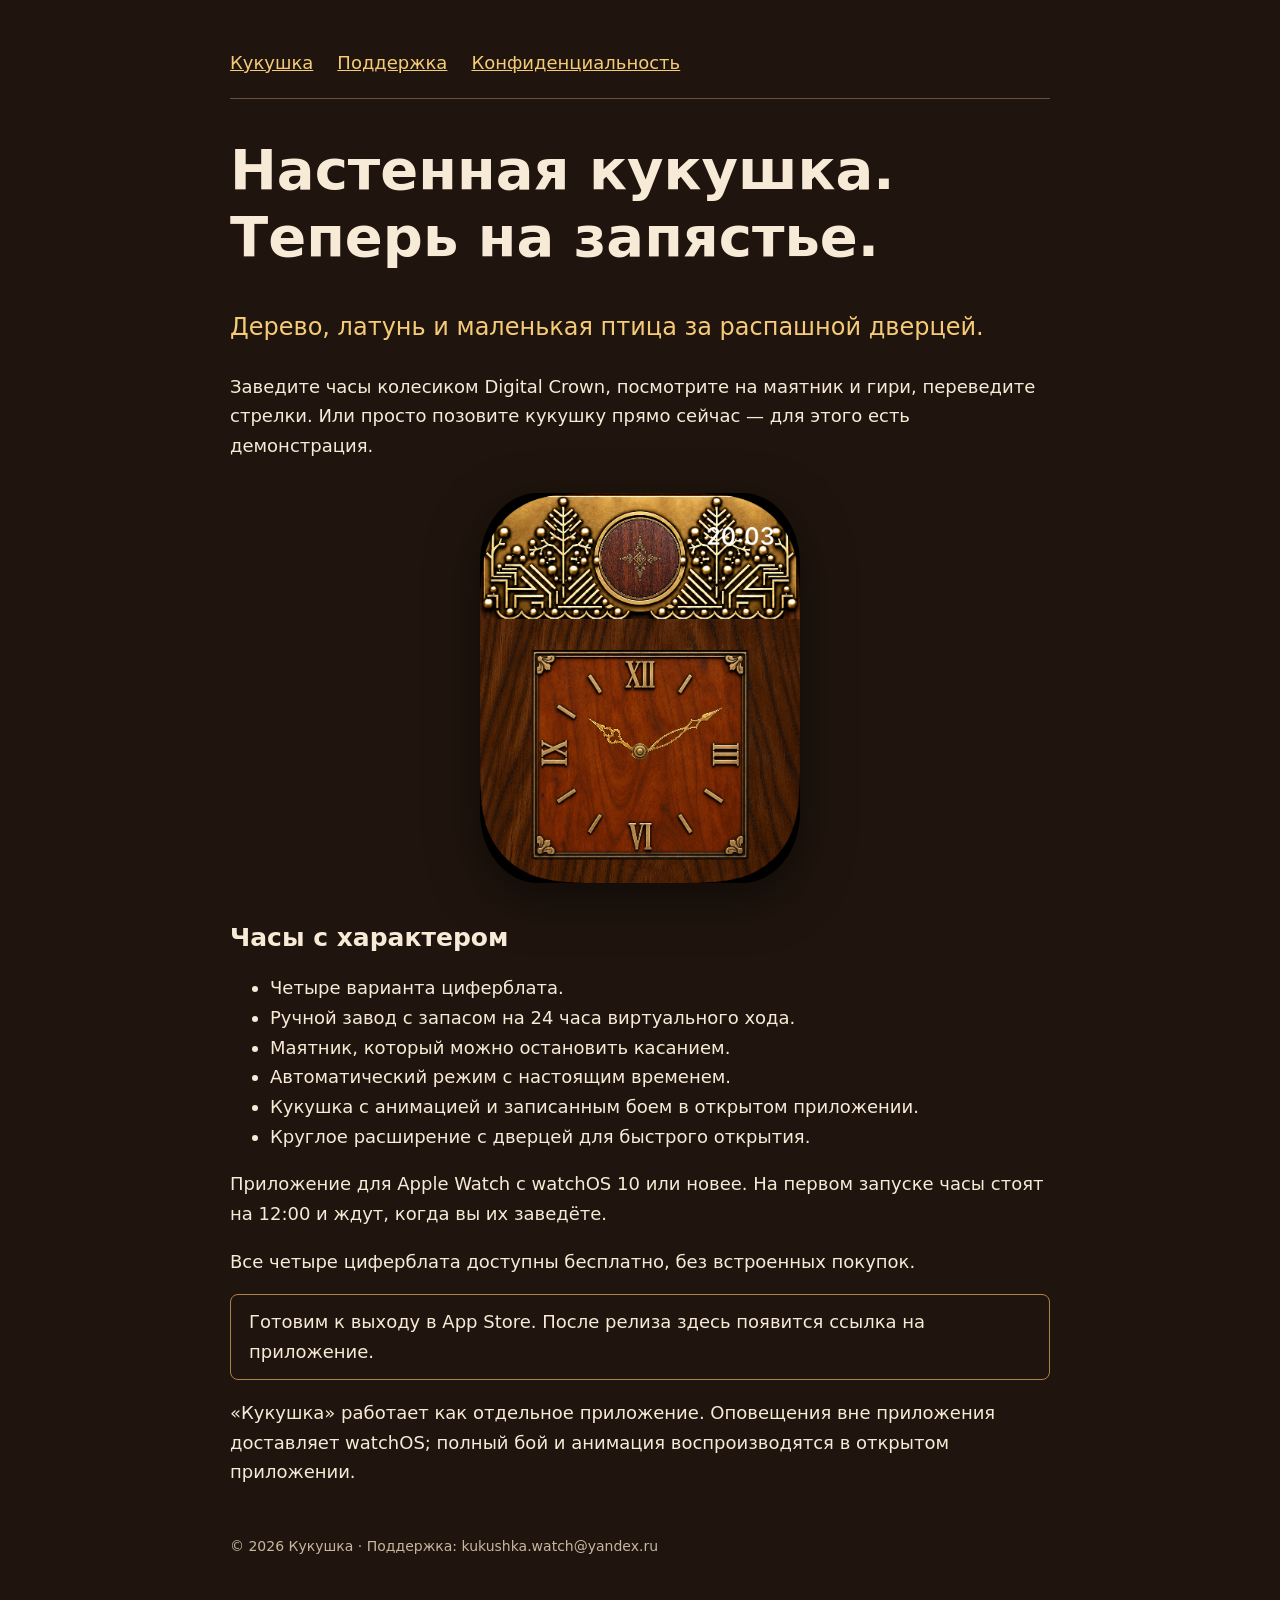
<file: index.html>
<!doctype html><html lang="ru"><head><meta charset="utf-8"><meta name="viewport" content="width=device-width,initial-scale=1"><title>Настенная кукушка на вашем Apple Watch — Кукушка</title><link rel="stylesheet" href="style.css"><meta name="description" content="Кукушка для Apple Watch: механические часы, завод Digital Crown, маятник и четыре циферблата."></head><body><main><nav><a href="index.html">Кукушка</a><a href="support.html">Поддержка</a><a href="privacy.html">Конфиденциальность</a></nav><h1>Настенная кукушка.<br>Теперь на запястье.</h1><p class="lead">Дерево, латунь и маленькая птица за распашной дверцей.</p><p>Заведите часы колесиком Digital Crown, посмотрите на маятник и гири, переведите стрелки. Или просто позовите кукушку прямо сейчас — для этого есть демонстрация.</p><img class="product" src="clock.png" width="422" height="514" alt="Деревянный циферблат Кукушки с латунными деталями"><h2>Часы с характером</h2><ul><li>Четыре варианта циферблата.</li><li>Ручной завод с запасом на 24 часа виртуального хода.</li><li>Маятник, который можно остановить касанием.</li><li>Автоматический режим с настоящим временем.</li><li>Кукушка с анимацией и записанным боем в открытом приложении.</li><li>Круглое расширение с дверцей для быстрого открытия.</li></ul><p>Приложение для Apple Watch с watchOS 10 или новее. На первом запуске часы стоят на 12:00 и ждут, когда вы их заведёте.</p><p>Все четыре циферблата доступны бесплатно, без встроенных покупок.</p><p class="notice">Готовим к выходу в App Store. После релиза здесь появится ссылка на приложение.</p><p>«Кукушка» работает как отдельное приложение. Оповещения вне приложения доставляет watchOS; полный бой и анимация воспроизводятся в открытом приложении.</p><footer>© 2026 Кукушка · Поддержка: kukushka.watch@yandex.ru</footer></main></body></html>
</file>
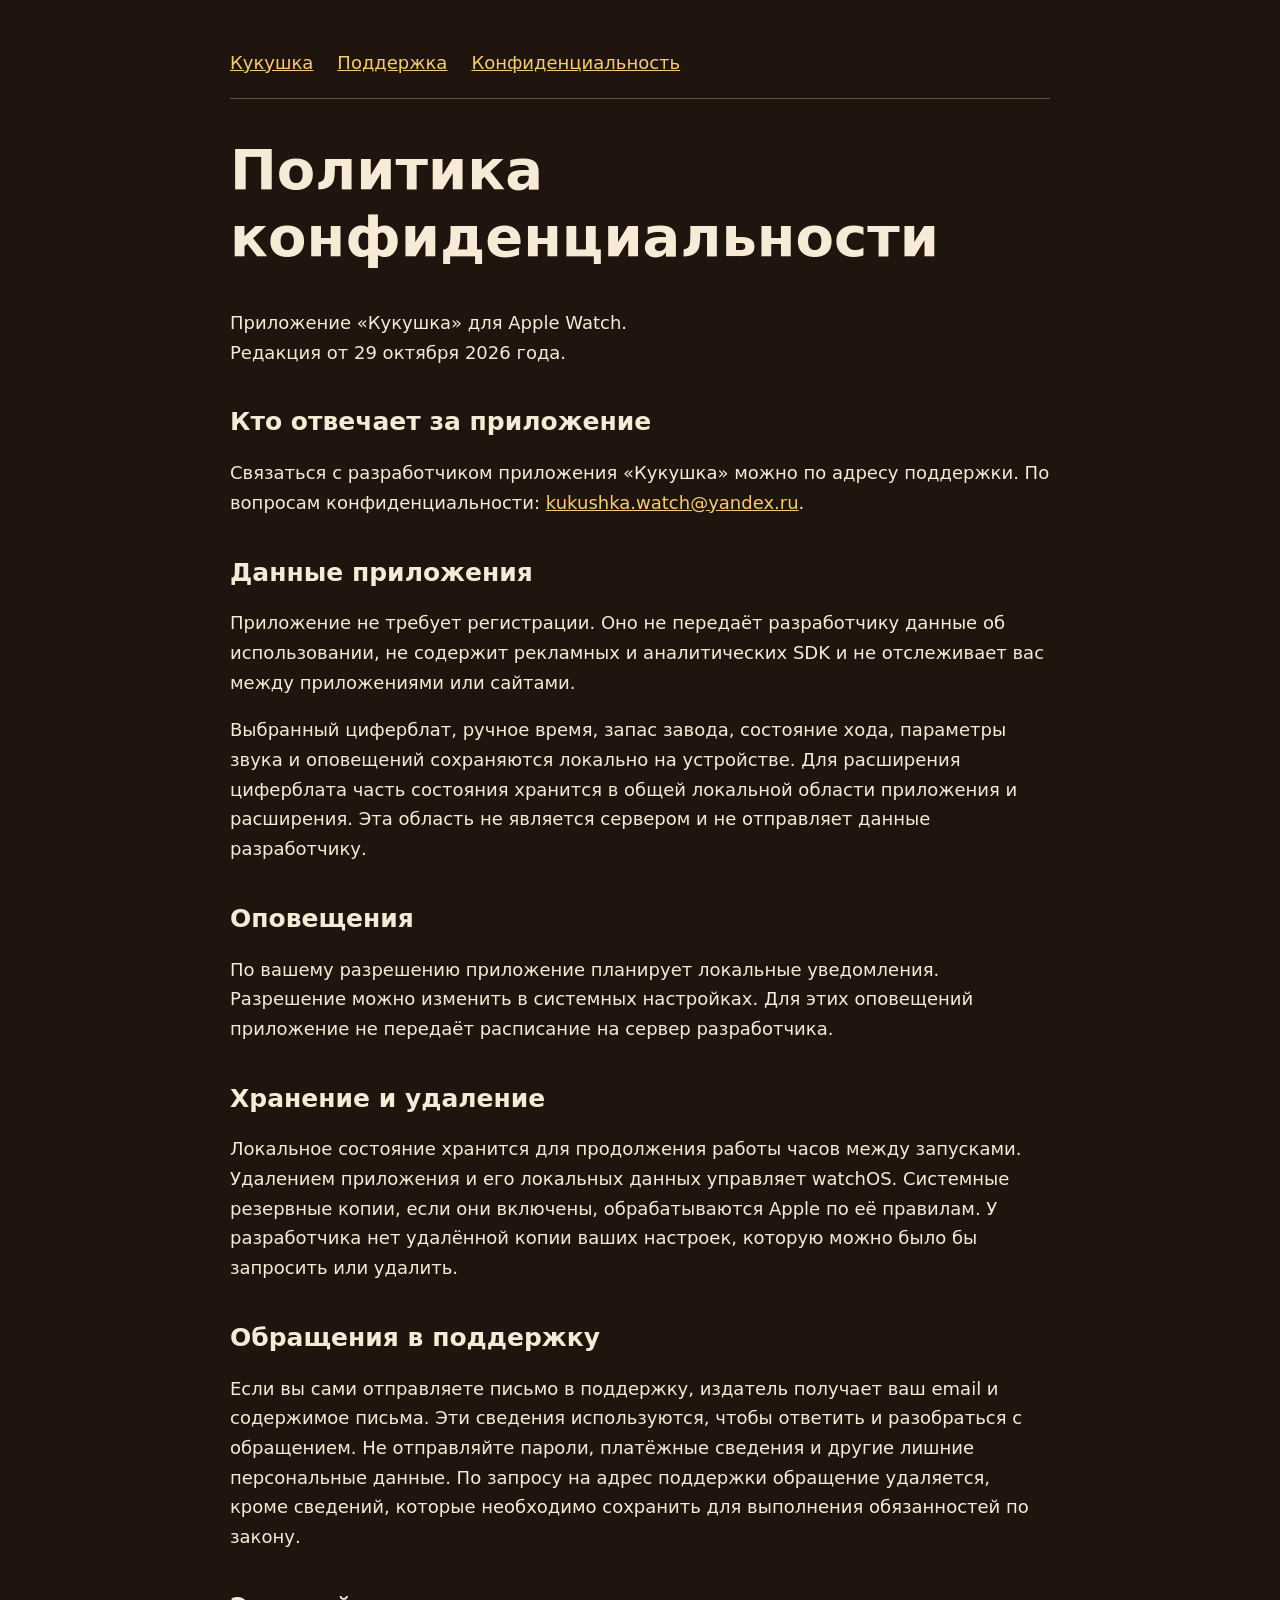
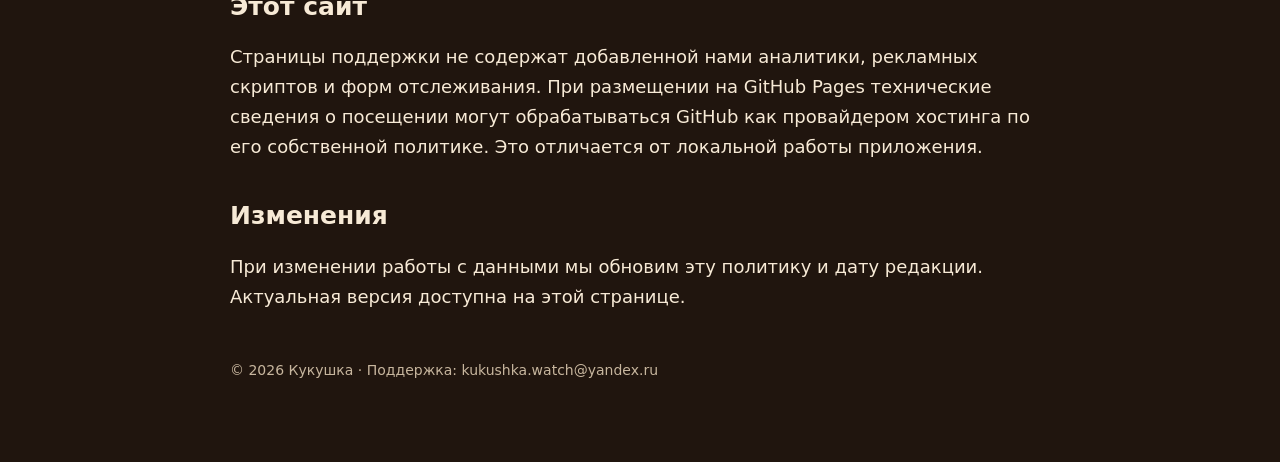
<file: privacy.html>
<!doctype html><html lang="ru"><head><meta charset="utf-8"><meta name="viewport" content="width=device-width,initial-scale=1"><title>Политика конфиденциальности — Кукушка</title><link rel="stylesheet" href="style.css"><meta name="description" content="Кукушка для Apple Watch: механические часы, завод Digital Crown, маятник и четыре циферблата."></head><body><main><nav><a href="index.html">Кукушка</a><a href="support.html">Поддержка</a><a href="privacy.html">Конфиденциальность</a></nav><h1>Политика конфиденциальности</h1><p>Приложение «Кукушка» для Apple Watch.<br>Редакция от 29 октября 2026 года.</p><h2>Кто отвечает за приложение</h2><p>Связаться с разработчиком приложения «Кукушка» можно по адресу поддержки. По вопросам конфиденциальности: <a href="mailto:kukushka.watch@yandex.ru">kukushka.watch@yandex.ru</a>.</p><h2>Данные приложения</h2><p>Приложение не требует регистрации. Оно не передаёт разработчику данные об использовании, не содержит рекламных и аналитических SDK и не отслеживает вас между приложениями или сайтами.</p><p>Выбранный циферблат, ручное время, запас завода, состояние хода, параметры звука и оповещений сохраняются локально на устройстве. Для расширения циферблата часть состояния хранится в общей локальной области приложения и расширения. Эта область не является сервером и не отправляет данные разработчику.</p><h2>Оповещения</h2><p>По вашему разрешению приложение планирует локальные уведомления. Разрешение можно изменить в системных настройках. Для этих оповещений приложение не передаёт расписание на сервер разработчика.</p><h2>Хранение и удаление</h2><p>Локальное состояние хранится для продолжения работы часов между запусками. Удалением приложения и его локальных данных управляет watchOS. Системные резервные копии, если они включены, обрабатываются Apple по её правилам. У разработчика нет удалённой копии ваших настроек, которую можно было бы запросить или удалить.</p><h2>Обращения в поддержку</h2><p>Если вы сами отправляете письмо в поддержку, издатель получает ваш email и содержимое письма. Эти сведения используются, чтобы ответить и разобраться с обращением. Не отправляйте пароли, платёжные сведения и другие лишние персональные данные. По запросу на адрес поддержки обращение удаляется, кроме сведений, которые необходимо сохранить для выполнения обязанностей по закону.</p><h2>Этот сайт</h2><p>Страницы поддержки не содержат добавленной нами аналитики, рекламных скриптов и форм отслеживания. При размещении на GitHub Pages технические сведения о посещении могут обрабатываться GitHub как провайдером хостинга по его собственной политике. Это отличается от локальной работы приложения.</p><h2>Изменения</h2><p>При изменении работы с данными мы обновим эту политику и дату редакции. Актуальная версия доступна на этой странице.</p><footer>© 2026 Кукушка · Поддержка: kukushka.watch@yandex.ru</footer></main></body></html>
</file>
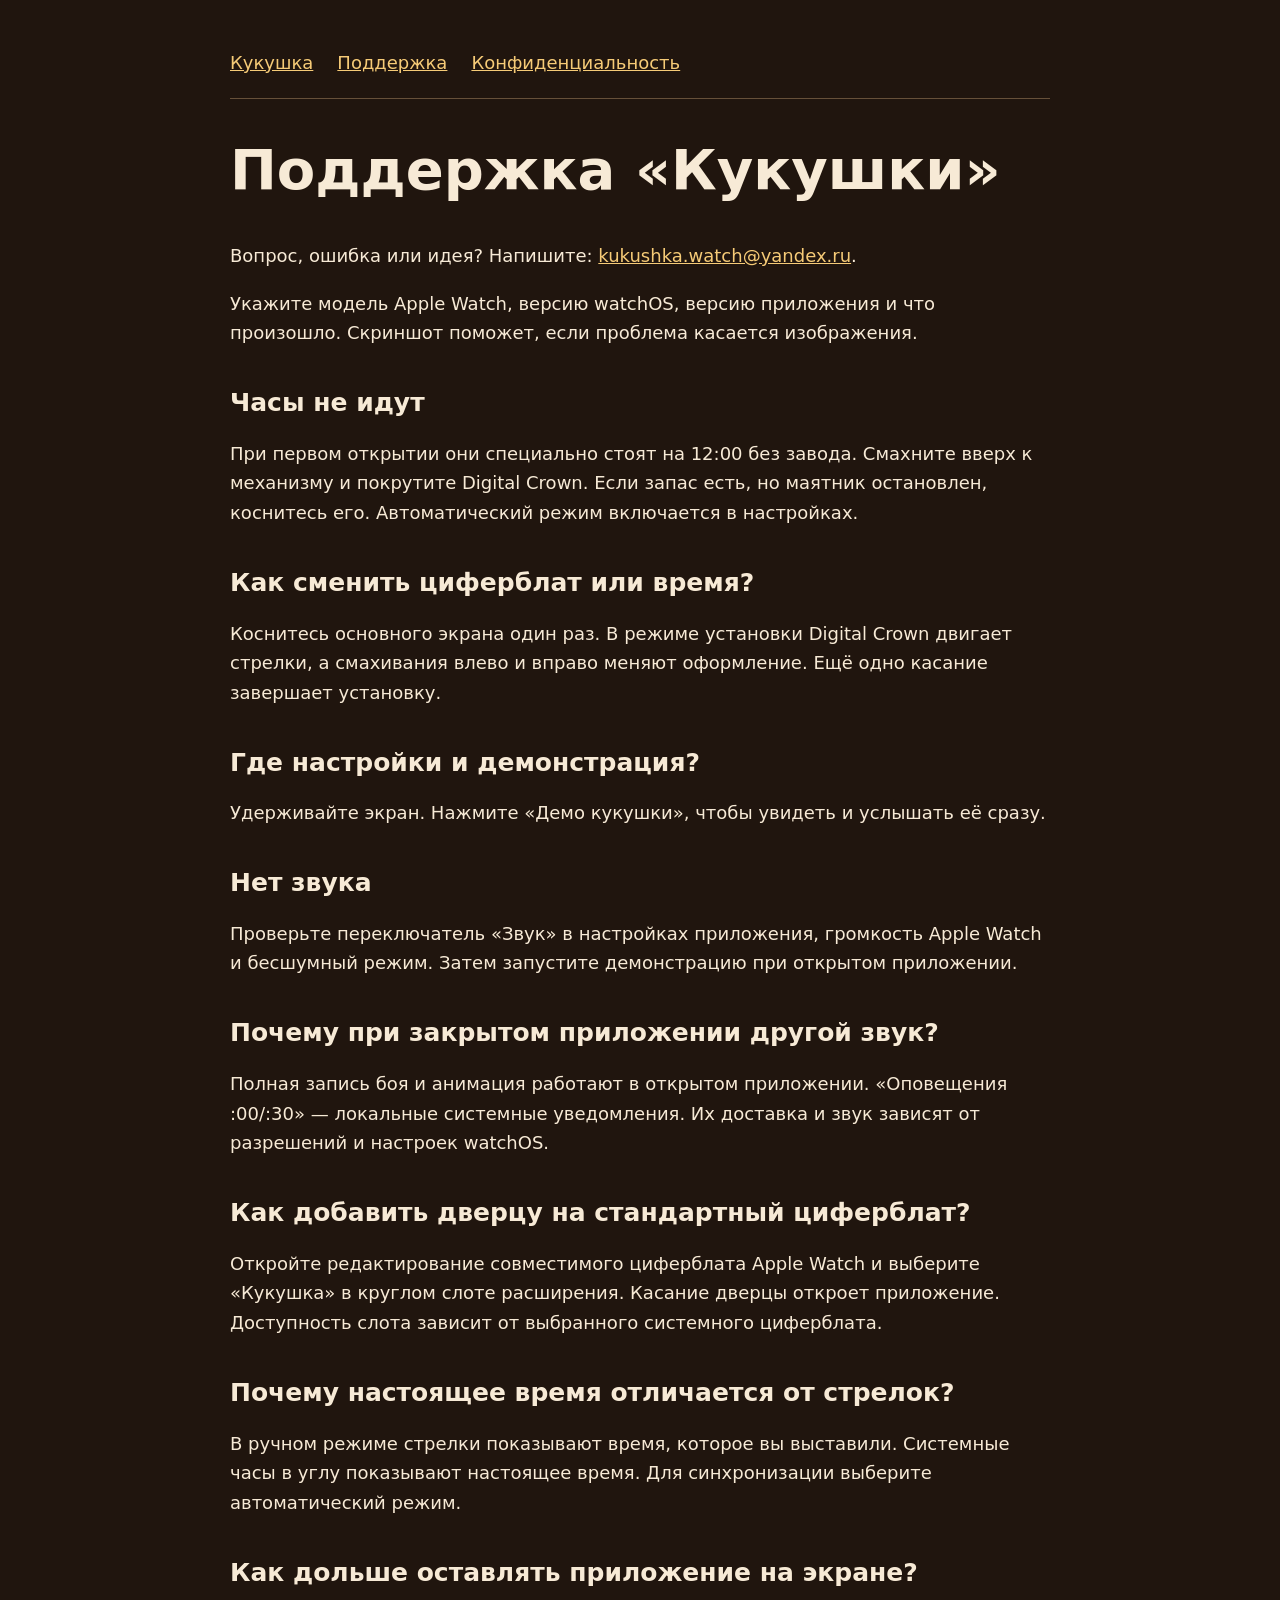
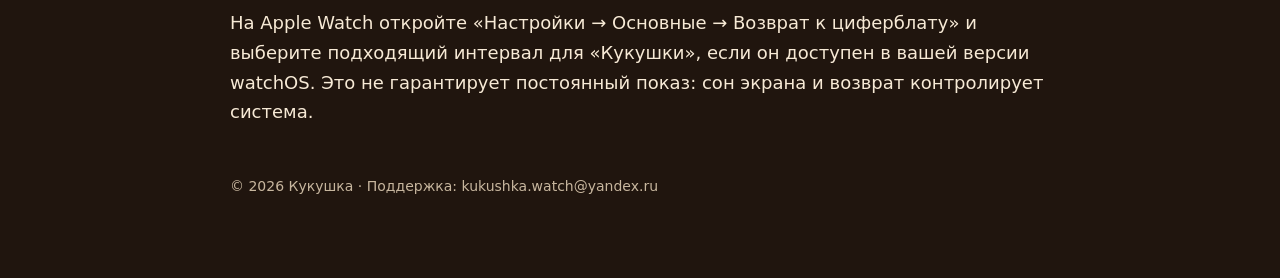
<file: support.html>
<!doctype html><html lang="ru"><head><meta charset="utf-8"><meta name="viewport" content="width=device-width,initial-scale=1"><title>Поддержка — Кукушка</title><link rel="stylesheet" href="style.css"><meta name="description" content="Кукушка для Apple Watch: механические часы, завод Digital Crown, маятник и четыре циферблата."></head><body><main><nav><a href="index.html">Кукушка</a><a href="support.html">Поддержка</a><a href="privacy.html">Конфиденциальность</a></nav><h1>Поддержка «Кукушки»</h1><p>Вопрос, ошибка или идея? Напишите: <a href="mailto:kukushka.watch@yandex.ru">kukushka.watch@yandex.ru</a>.</p><p>Укажите модель Apple Watch, версию watchOS, версию приложения и что произошло. Скриншот поможет, если проблема касается изображения.</p><h2>Часы не идут</h2><p>При первом открытии они специально стоят на 12:00 без завода. Смахните вверх к механизму и покрутите Digital Crown. Если запас есть, но маятник остановлен, коснитесь его. Автоматический режим включается в настройках.</p><h2>Как сменить циферблат или время?</h2><p>Коснитесь основного экрана один раз. В режиме установки Digital Crown двигает стрелки, а смахивания влево и вправо меняют оформление. Ещё одно касание завершает установку.</p><h2>Где настройки и демонстрация?</h2><p>Удерживайте экран. Нажмите «Демо кукушки», чтобы увидеть и услышать её сразу.</p><h2>Нет звука</h2><p>Проверьте переключатель «Звук» в настройках приложения, громкость Apple Watch и бесшумный режим. Затем запустите демонстрацию при открытом приложении.</p><h2>Почему при закрытом приложении другой звук?</h2><p>Полная запись боя и анимация работают в открытом приложении. «Оповещения :00/:30» — локальные системные уведомления. Их доставка и звук зависят от разрешений и настроек watchOS.</p><h2>Как добавить дверцу на стандартный циферблат?</h2><p>Откройте редактирование совместимого циферблата Apple Watch и выберите «Кукушка» в круглом слоте расширения. Касание дверцы откроет приложение. Доступность слота зависит от выбранного системного циферблата.</p><h2>Почему настоящее время отличается от стрелок?</h2><p>В ручном режиме стрелки показывают время, которое вы выставили. Системные часы в углу показывают настоящее время. Для синхронизации выберите автоматический режим.</p><h2>Как дольше оставлять приложение на экране?</h2><p>На Apple Watch откройте «Настройки → Основные → Возврат к циферблату» и выберите подходящий интервал для «Кукушки», если он доступен в вашей версии watchOS. Это не гарантирует постоянный показ: сон экрана и возврат контролирует система.</p><footer>© 2026 Кукушка · Поддержка: kukushka.watch@yandex.ru</footer></main></body></html>
</file>
<file: style.css>
body{margin:0;background:#20150e;color:#f7ead6;font:18px/1.65 system-ui,sans-serif}main{max-width:820px;margin:auto;padding:48px 24px 80px}a{color:#f6cb77}h1,h2{line-height:1.2}h1{font-size:clamp(32px,6vw,56px)}h2{margin-top:40px;font-size:25px}nav{display:flex;gap:24px;flex-wrap:wrap;border-bottom:1px solid #665039;padding-bottom:20px}p,li{max-width:72ch}footer{margin-top:48px;color:#c7b69e;font-size:14px}.lead{font-size:24px;color:#f6cb77}.notice{padding:12px 18px;border:1px solid #ac8245;border-radius:8px}
.product{display:block;width:min(100%,320px);height:auto;margin:32px auto;border-radius:18%;box-shadow:0 15px 50px #0008}
</file>
